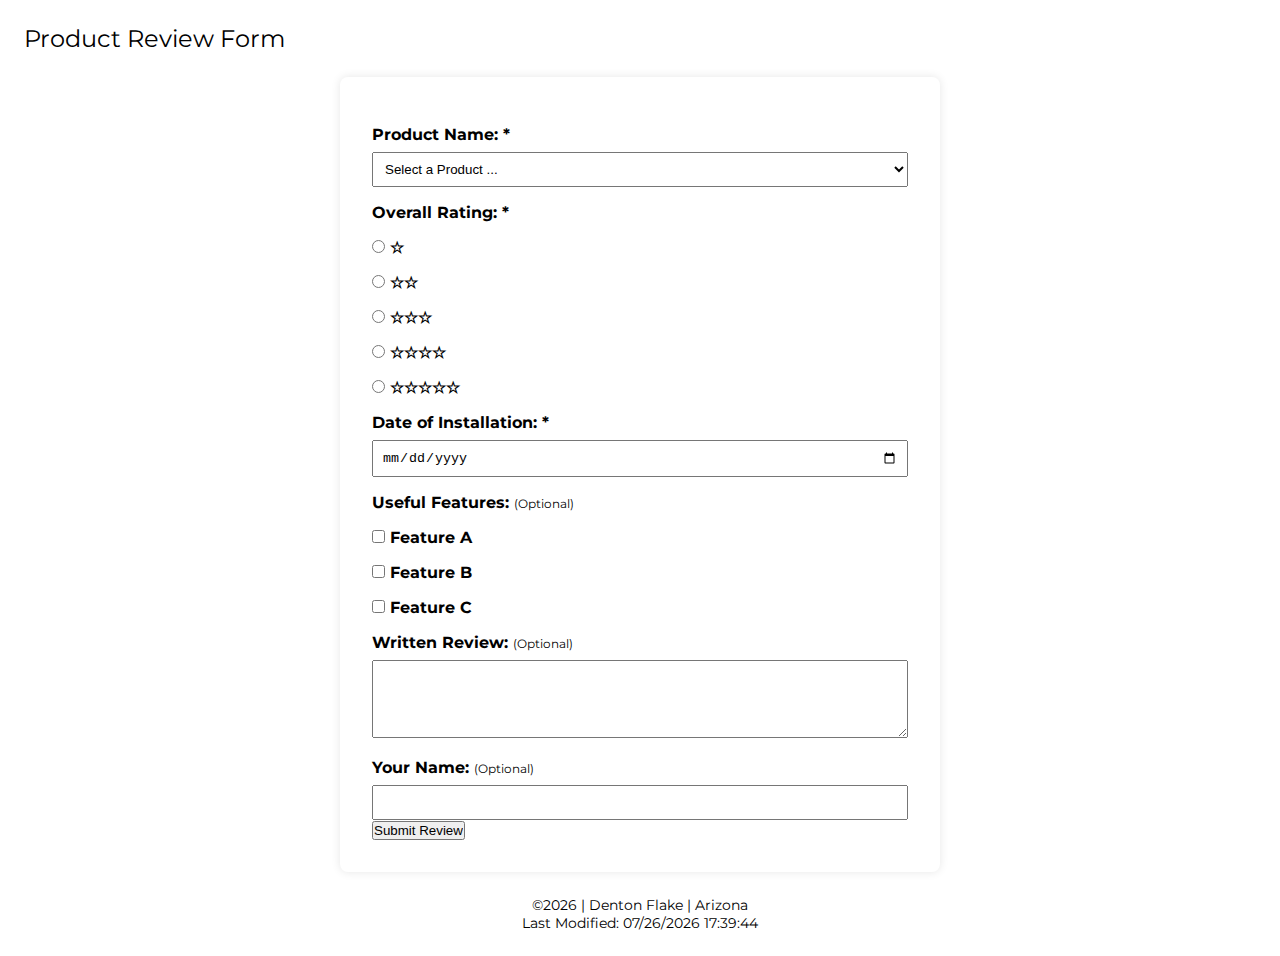
<file: form.html>
<!DOCTYPE html>
<html lang="en">

<head>
    <meta charset="UTF-8" />
    <meta name="viewport" content="width=device-width, initial-scale=1.0" />

    <title>Product Review Form</title>

    <link rel="stylesheet" href="styles/form.css" />

    <link rel="preconnect" href="https://fonts.googleapis.com">
    <link rel="preconnect" href="https://fonts.gstatic.com" crossorigin>
    <link href="https://fonts.googleapis.com/css2?family=Montserrat:ital,wght@0,100..900;1,100..900&display=swap" rel="stylesheet">

    <script src="scripts/products.js" defer></script>
    <script src="./scripts/getdates.js" defer></script>
</head>

<body>

    <header>
        <h1>Product Review Form</h1>
    </header>

    <main>
        <form method="get" action="review.html">

            <label for="productName">Product Name: <span class="required">*</span></label>
            <select id="productName" name="productName" required>
                <option value="" disabled selected>Select a Product ...</option>
            </select>

            <fieldset>
                <legend>Overall Rating: <span class="required">*</span></legend>
                <label><input id="one-star" type="radio" name="rating" value="1" required /> ☆</label>
                <label><input id="two-star" type="radio" name="rating" value="2" required /> ☆☆</label>
                <label><input id="three-star" type="radio" name="rating" value="3" required /> ☆☆☆</label>
                <label><input id="four-star" type="radio" name="rating" value="4" required /> ☆☆☆☆</label>
                <label><input id="five-star" type="radio" name="rating" value="5" required /> ☆☆☆☆☆</label>
            </fieldset>

            <label for="installDate">Date of Installation: <span class="required">*</span></label>
            <input type="date" id="installDate" name="installDate" required />

            <fieldset>
                <legend>Useful Features: <span class="optional">(Optional)</span></legend>
                <label><input type="checkbox" id="feature-a" name="features" value="Feature A" /> Feature A</label>
                <label><input type="checkbox" id="feature-b" name="features" value="Feature B" /> Feature B</label>
                <label><input type="checkbox" id="feature-c" name="features" value="Feature C" /> Feature C</label>
            </fieldset>

            <label for="review">Written Review: <span class="optional">(Optional)</span></label>
            <textarea id="review" name="review" rows="4" cols="50"></textarea>

            <label for="userName">Your Name: <span class="optional">(Optional)</span></label>
            <input type="text" id="userName" name="userName" />

            <input type="submit" value="Submit Review" />
        </form>
    </main>

    <footer>
        <p>&copy;<span id="currentyear"></span> | Denton Flake | Arizona</p>
        <p id="lastModified"></p>
    </footer>
</body>

</html>
</file>
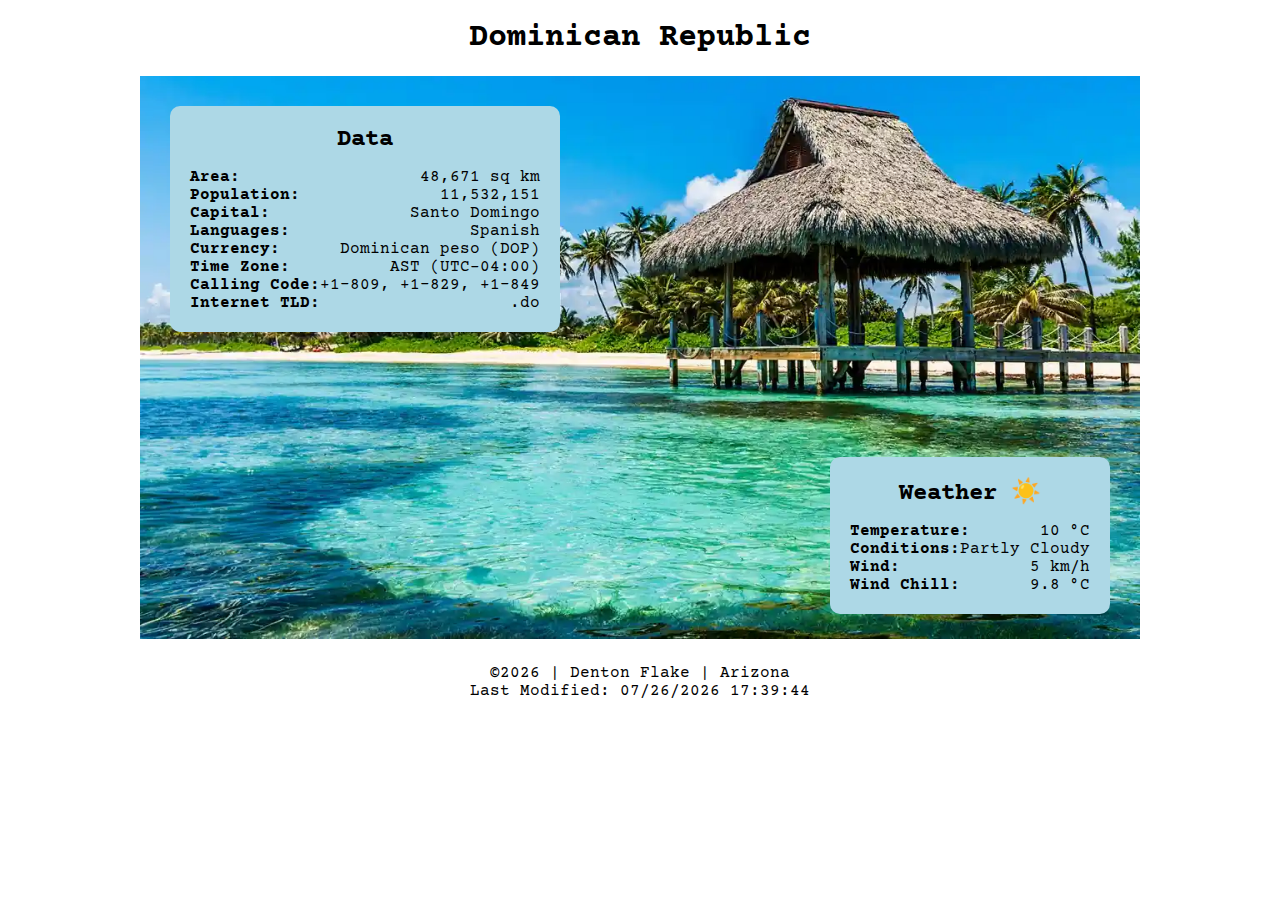
<file: place.html>
<!DOCTYPE html>
<html lang="en">

<head>
    <meta charset="UTF-8">
    <meta name="viewport" content="width=device-width, initial-scale=1.0">

    <title></title>

    <meta name="author" content="Denton">
    <meta name="description" content="Stats about the Dominican Republic">

    <link rel="stylesheet" href="styles/place.css">

    <link rel="preconnect" href="https://fonts.googleapis.com">
    <link rel="preconnect" href="https://fonts.gstatic.com" crossorigin>
    <link href="https://fonts.googleapis.com/css2?family=Courier+Prime:ital,wght@0,400;0,700;1,400;1,700&display=swap" rel="stylesheet">

    <script src="./scripts/getdates.js" defer></script>
    <script src="./scripts/place.js" defer></script>
</head>

<body>
    <header>
        <h1>Dominican Republic</h1>
    </header>

    <main>
        <section class="hero">
            <picture>
                <source srcset="images/dr-large.webp" media="(min-width: 1000px)">
                <source srcset="images/dr-medium.webp" media="(min-width: 700px)">
                <img src="images/dr-small.webp" alt="Dominican Republic" width="400">
            </picture>

            <div class="card data">
                <div class="card-header">
                    <h2>Data</h2>
                </div>
    
                <div class="stat"><span>Area: </span>48,671 sq km</div>
                <div class="stat"><span>Population: </span>11,532,151</div>
                <div class="stat"><span>Capital: </span>Santo Domingo</div>
                <div class="stat"><span>Languages: </span>Spanish</div>
                <div class="stat"><span>Currency: </span>Dominican peso (DOP)</div>
                <div class="stat"><span>Time Zone: </span>AST (UTC−04:00)</div>
                <div class="stat"><span>Calling Code: </span>+1-809, +1-829, +1-849</div>
                <div class="stat"><span>Internet TLD: </span>.do</div>
            </div>

            <div class="card weather">
                <div class="card-header">
                    <h2>Weather </h2>
                    <img src="./images/sun.svg" alt=""> 
                </div>
    
                <div class="stat"><span>Temperature:</span> 10 °C</div>
                <div class="stat"><span>Conditions:</span> Partly Cloudy</div>
                <div class="stat"><span>Wind:</span> 5 km/h</div>
                <div class="stat"><span>Wind Chill:</span> 9.8 °C</div>
            </div>
        </section>
    </main>

    <footer>
        <p>&copy;<span id="currentyear"></span> | Denton Flake | Arizona</p>
        <p id="lastModified"></p>
    </footer>
</body>

</html>
</file>
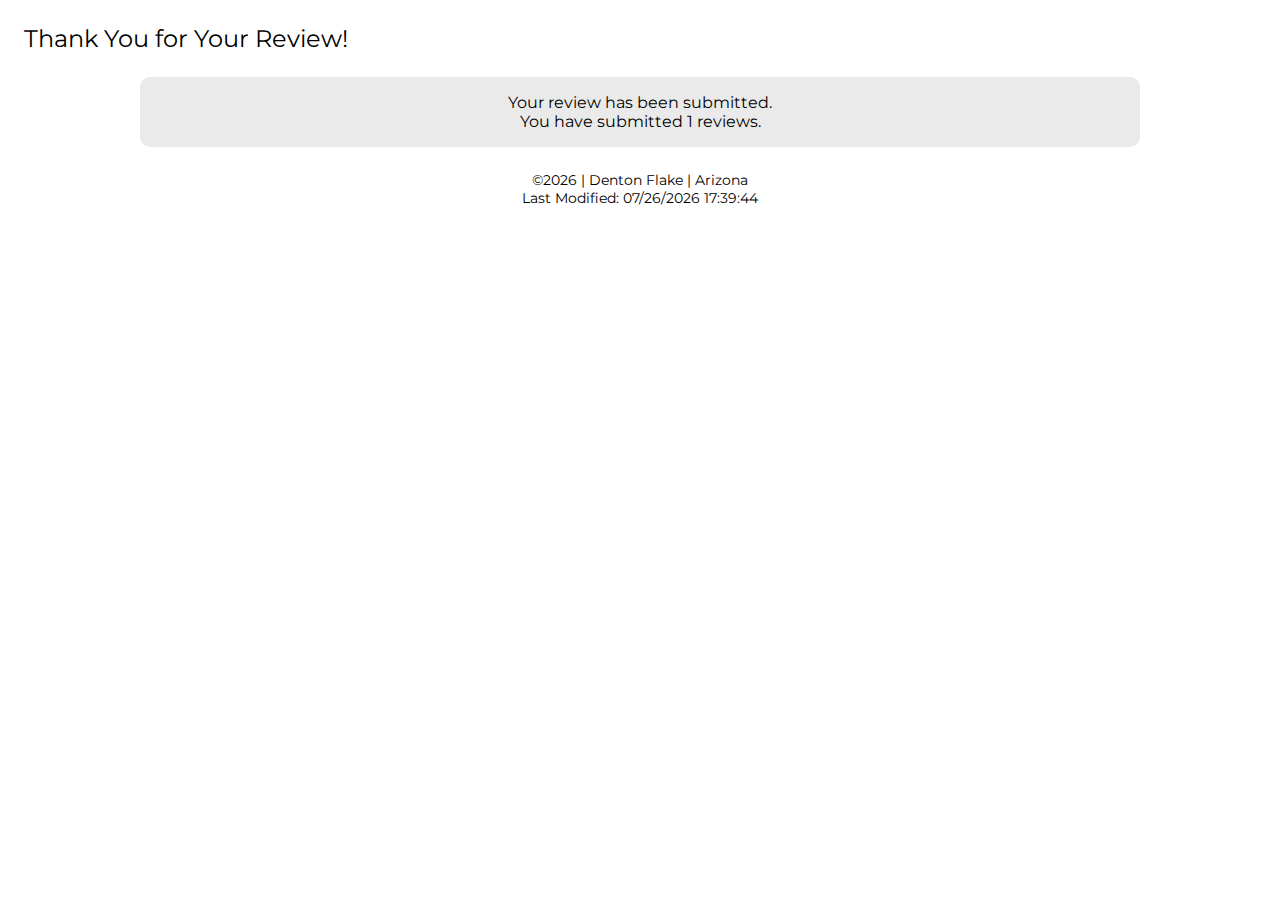
<file: review.html>
<!DOCTYPE html>
<html lang="en">

<head>
    <meta charset="UTF-8" />
    <meta name="viewport" content="width=device-width, initial-scale=1.0" />

    <title>Review Confirmation</title>

    <link rel="stylesheet" href="./styles/form.css">

    <link rel="preconnect" href="https://fonts.googleapis.com">
    <link rel="preconnect" href="https://fonts.gstatic.com" crossorigin>
    <link href="https://fonts.googleapis.com/css2?family=Montserrat:ital,wght@0,100..900;1,100..900&display=swap"
        rel="stylesheet">

    <script src="./scripts/review.js" defer></script>
    <script src="./scripts/getdates.js" defer></script>
</head>

<body>
    <header>
        <h1>Thank You for Your Review!</h1>
    </header>

    <main>
        <div class="message">
            <p>Your review has been submitted.</p>
            <p>You have submitted <span id="reviewCount">0</span> reviews.</p>
        </div>
    </main>

    <footer>
        <p>&copy;<span id="currentyear"></span> | Denton Flake | Arizona</p>
        <p id="lastModified"></p>
    </footer>
</body>

</html>
</file>
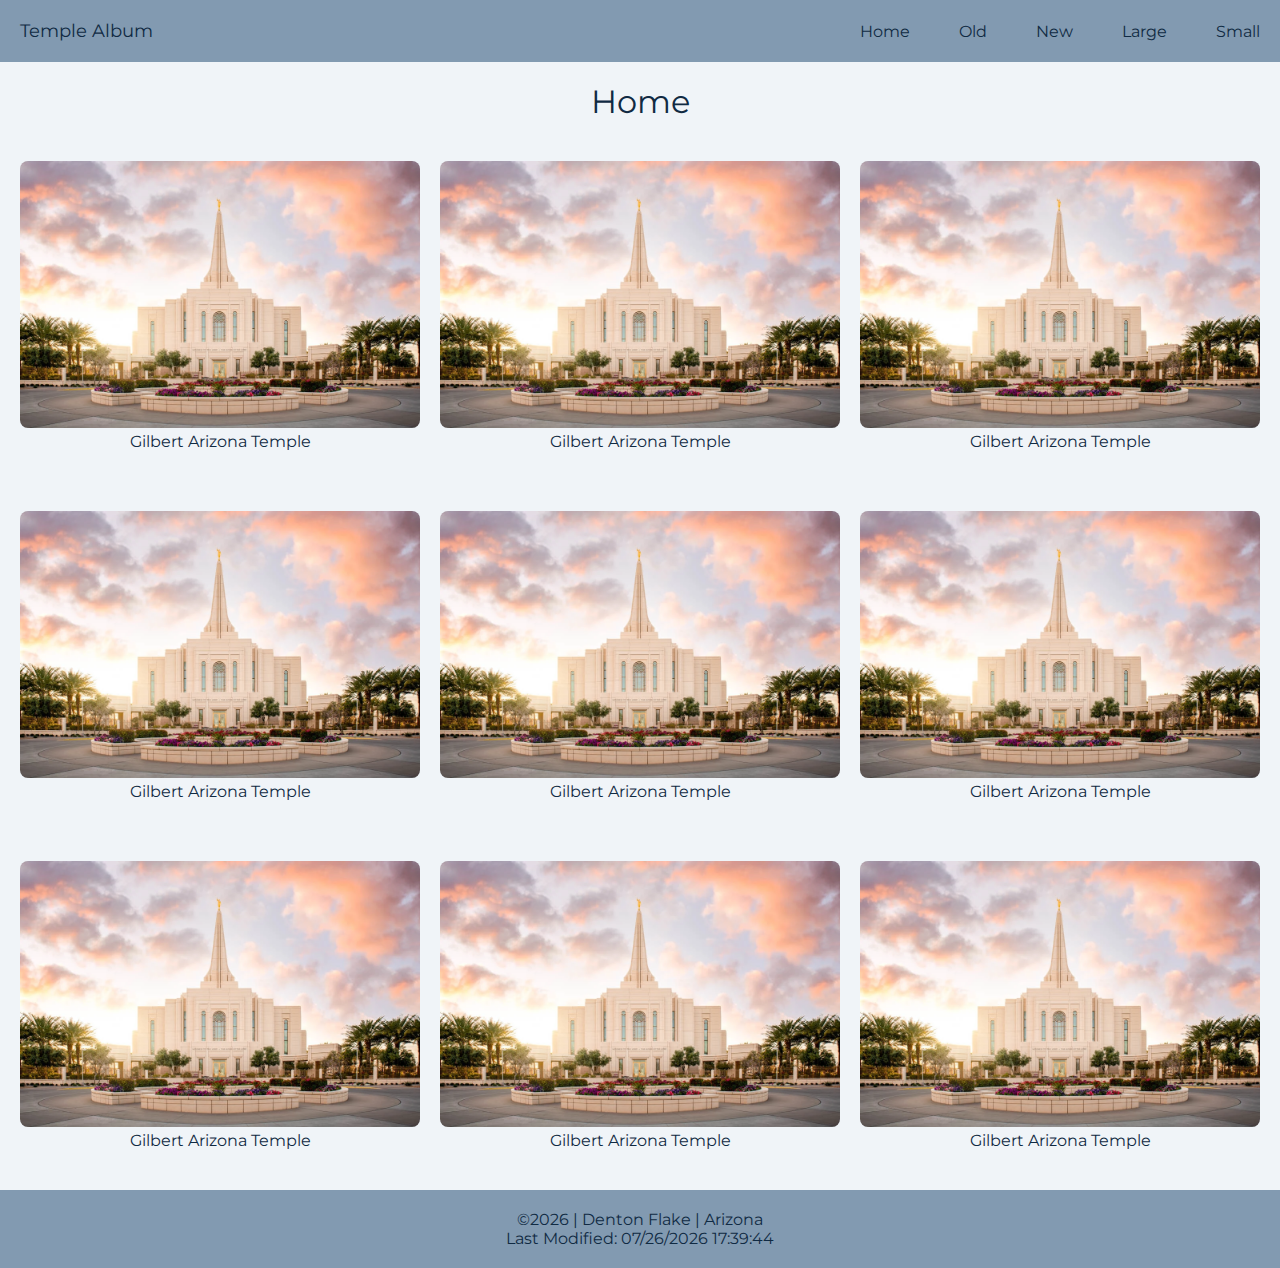
<file: temples.html>
<!DOCTYPE html>
<html lang="en">
<head>
    <meta charset="UTF-8">
    <meta name="viewport" content="width=device-width, initial-scale=1.0">

    <title>Temples</title>

    <meta name="author" content="Your Name">
    <meta name="description" content="A responsive webpage about temples.">

    <link rel="stylesheet" href="./styles/temples.css">
    <link rel="stylesheet" href="./styles/temples.large.css">

    <link rel="preconnect" href="https://fonts.googleapis.com">
    <link rel="preconnect" href="https://fonts.gstatic.com" crossorigin>
    <link href="https://fonts.googleapis.com/css2?family=Montserrat:ital,wght@0,100..900;1,100..900&family=Permanent+Marker&family=Roboto:ital,wght@0,100..900;1,100..900&display=swap" rel="stylesheet">

    <script src="./scripts/temples.js" defer></script>
    <script src="./scripts/getdates.js" defer></script>
</head>
<body>
    <header>
        <p id="title">Temple Album</p>
        <button id="menu"></button>
        <nav>
            <ul class="navigation">
                <li><a href="">Home</a></li>
                <li><a href="">Old</a></li>
                <li><a href="">New</a></li>
                <li><a href="">Large</a></li>
                <li><a href="">Small</a></li>
            </ul>
        </nav>
    </header>

    <main>
        <h1>Home</h1>
        <figure>
            <img src="./images/temple.webp" alt="">
            <figcaption>Gilbert Arizona Temple</figcaption>
        </figure>

        <figure>
            <img src="./images/temple.webp" alt="">
            <figcaption>Gilbert Arizona Temple</figcaption>
        </figure>

        <figure>
            <img src="./images/temple.webp" alt="">
            <figcaption>Gilbert Arizona Temple</figcaption>
        </figure>

        <figure>
            <img src="./images/temple.webp" alt="">
            <figcaption>Gilbert Arizona Temple</figcaption>
        </figure>

        <figure>
            <img src="./images/temple.webp" alt="">
            <figcaption>Gilbert Arizona Temple</figcaption>
        </figure>

        <figure>
            <img src="./images/temple.webp" alt="">
            <figcaption>Gilbert Arizona Temple</figcaption>
        </figure>

        <figure>
            <img src="./images/temple.webp" alt="">
            <figcaption>Gilbert Arizona Temple</figcaption>
        </figure>

        <figure>
            <img src="./images/temple.webp" alt="">
            <figcaption>Gilbert Arizona Temple</figcaption>
        </figure>

        <figure>
            <img src="./images/temple.webp" alt="">
            <figcaption>Gilbert Arizona Temple</figcaption>
        </figure>
    </main>

    <footer>
        <p>&copy;<span id="currentyear"></span> | Denton Flake | Arizona</p>
        <p id="lastModified"></p>
    </footer>
</body>
</html>
</file>
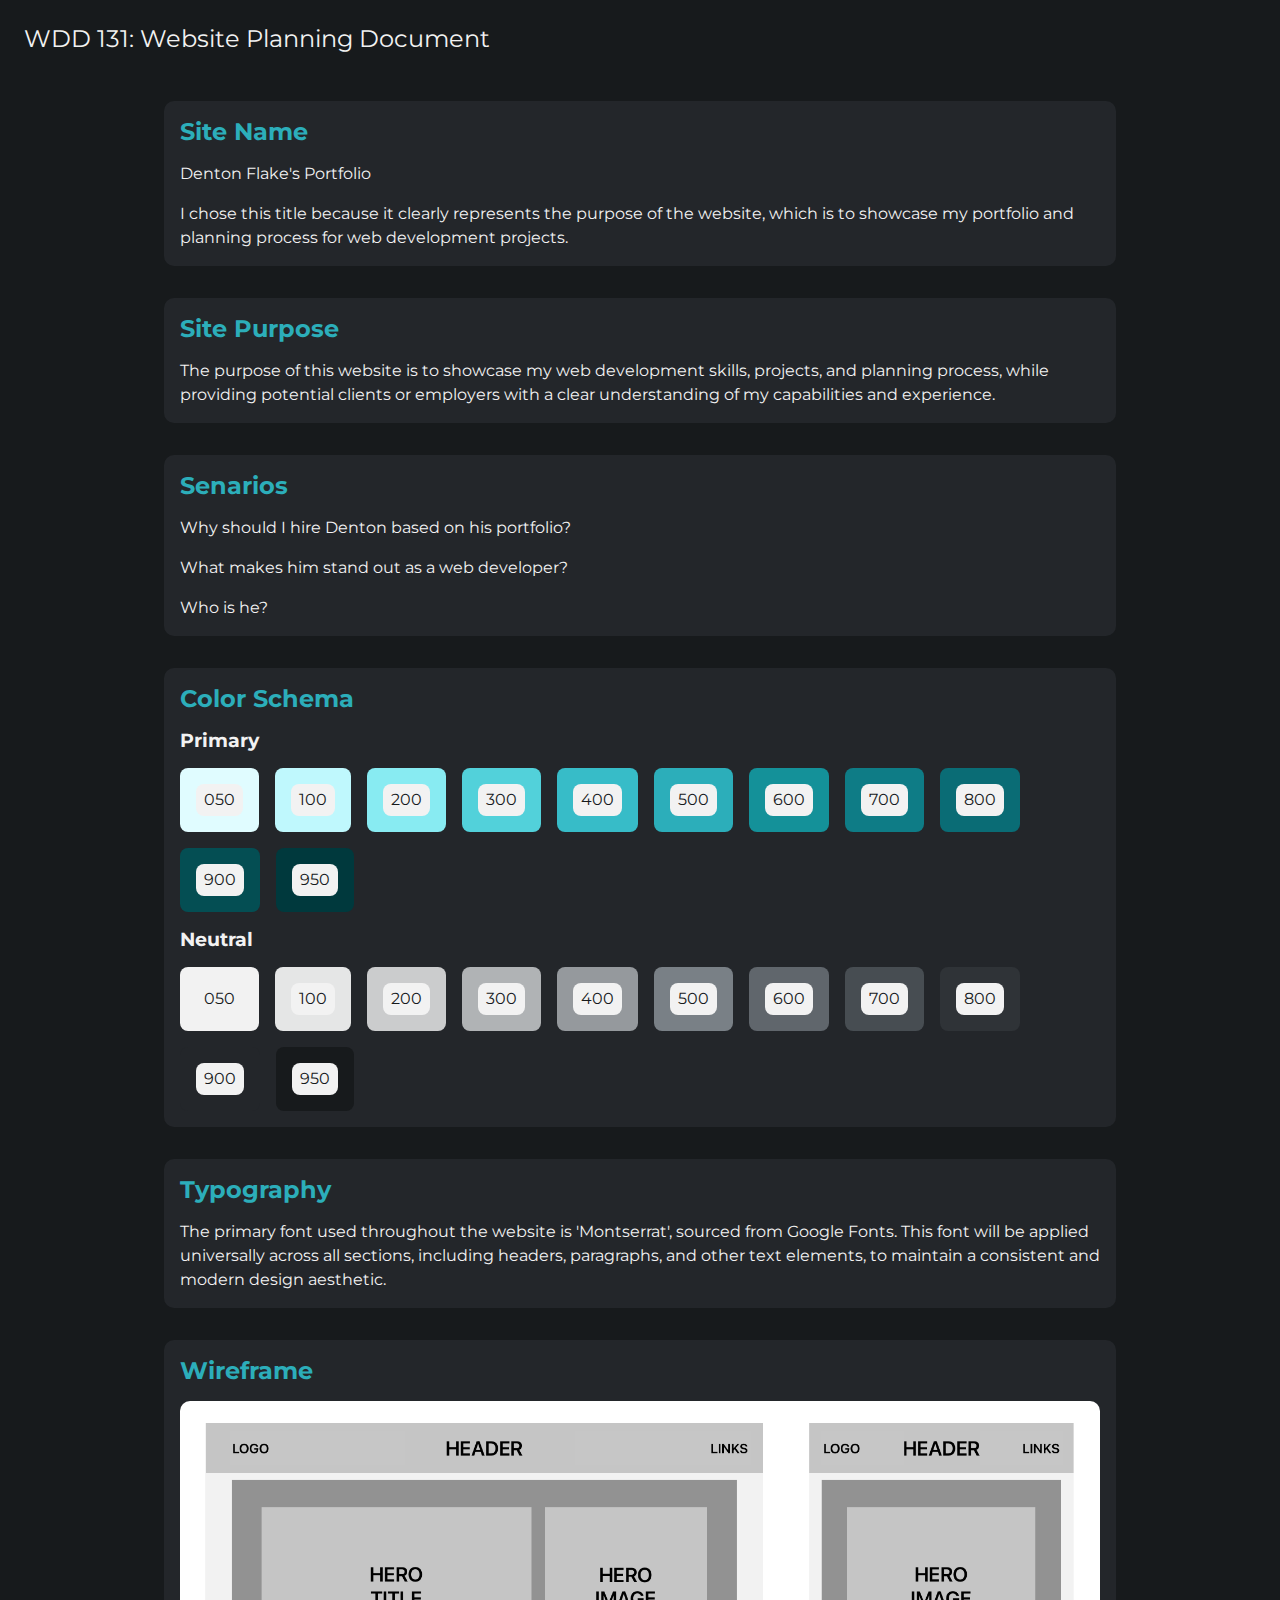
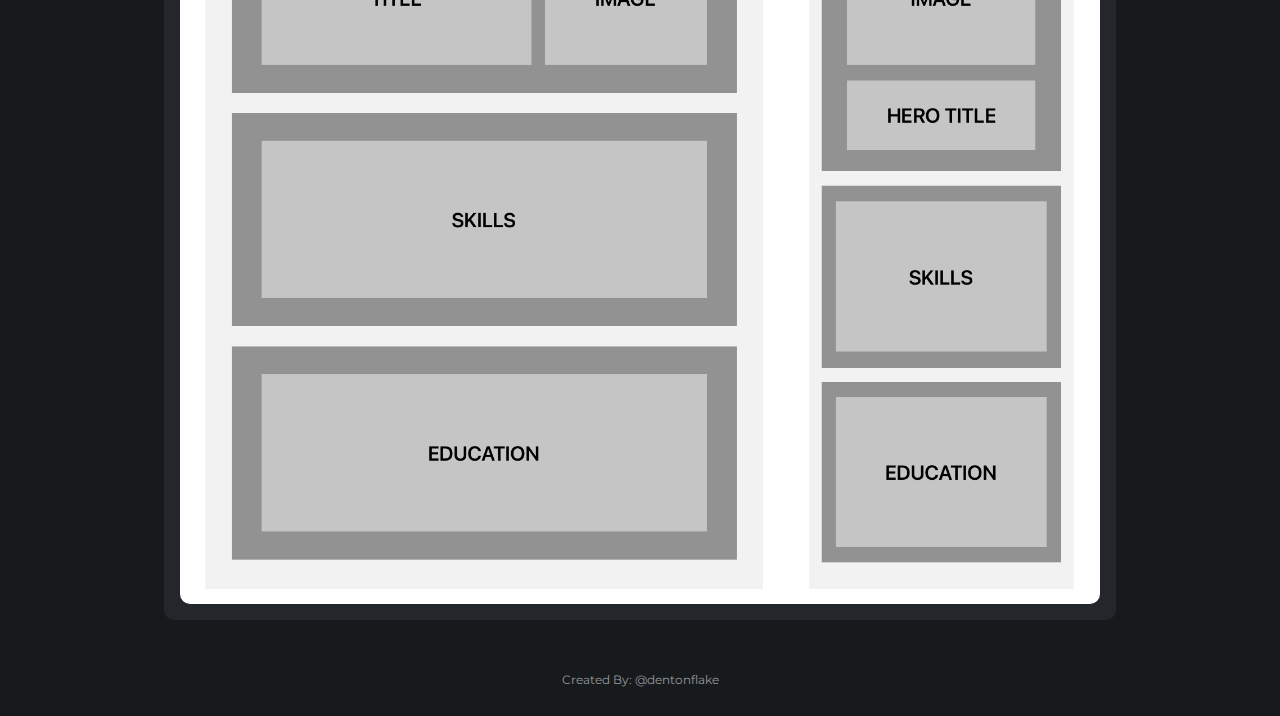
<file: project/siteplan.html>
<!DOCTYPE html>
<html lang="en">

<head>
    <meta charset="UTF-8">
    <meta name="viewport" content="width=device-width, initial-scale=1.0">

    <title>Denton Flake Portfolio - Website Planning Document</title>

    <meta name="author" content="Denton Flake">
    <meta name="description" content="Website planning document for Denton Flake's portfolio.">

    <link rel="stylesheet" href="./styles/siteplan.css">

    <link rel="preconnect" href="https://fonts.googleapis.com">
    <link rel="preconnect" href="https://fonts.gstatic.com" crossorigin>
    <link href="https://fonts.googleapis.com/css2?family=Montserrat:ital,wght@0,100..900;1,100..900&display=swap" rel="stylesheet">
</head>

<body>

    <header>
        <h1>WDD 131: Website Planning Document</h1>
    </header>

    <main>
        <section class="site-name">
            <h2>Site Name</h2>
            <div>
                <p>Denton Flake's Portfolio</p>
                <p>I chose this title because it clearly represents the purpose of the website, which is to showcase my
                    portfolio and planning process for web development projects.</p>
            </div>
        </section>

        <section class="site-purpose">
            <h2>Site Purpose</h2>
            <div>
                <p>The purpose of this website is to showcase my web development skills, projects, and planning process,
                    while providing potential clients or employers with a clear understanding of my capabilities and
                    experience.</p>
            </div>
        </section>

        <section class="senarios">
            <h2>Senarios</h2>
            <div>
                <p>Why should I hire Denton based on his portfolio?</p>
                <p>What makes him stand out as a web developer?</p>
                <p>Who is he?</p>
            </div>
        </section>

        <section class="color-schema">
            <h2>Color Schema</h2>
            <div>
                <h3>Primary</h3>
                <div>
                    <div class="color-primary-050"><p>050</p></div>
                    <div class="color-primary-100"><p>100</p></div>
                    <div class="color-primary-200"><p>200</p></div>
                    <div class="color-primary-300"><p>300</p></div>
                    <div class="color-primary-400"><p>400</p></div>
                    <div class="color-primary-500"><p>500</p></div>
                    <div class="color-primary-600"><p>600</p></div>
                    <div class="color-primary-700"><p>700</p></div>
                    <div class="color-primary-800"><p>800</p></div>
                    <div class="color-primary-900"><p>900</p></div>
                    <div class="color-primary-950"><p>950</p></div>
                </div>

                <h3>Neutral</h3>
                <div>
                    <div class="color-neutral-050"><p>050</p></div>
                    <div class="color-neutral-100"><p>100</p></div>
                    <div class="color-neutral-200"><p>200</p></div>
                    <div class="color-neutral-300"><p>300</p></div>
                    <div class="color-neutral-400"><p>400</p></div>
                    <div class="color-neutral-500"><p>500</p></div>
                    <div class="color-neutral-600"><p>600</p></div>
                    <div class="color-neutral-700"><p>700</p></div>
                    <div class="color-neutral-800"><p>800</p></div>
                    <div class="color-neutral-900"><p>900</p></div>
                    <div class="color-neutral-950"><p>950</p></div>
                </div>
            </div>
        </section>

        <section class="typography">
            <h2>Typography</h2>
            <div>
                <p>The primary font used throughout the website is 'Montserrat', sourced from Google Fonts. This font will be applied universally across all sections, including headers, paragraphs, and other text elements, to maintain a consistent and modern design aesthetic.</p>
            </div>
        </section>

        <section class="wireframe">
            <h2>Wireframe</h2>
            <div>
                <img src="../images/wireframes.png" alt="">
            </div>
        </section>
    </main>

    <footer>
        <p>Created By: @dentonflake</p>
    </footer>

</body>

</html>
</file>
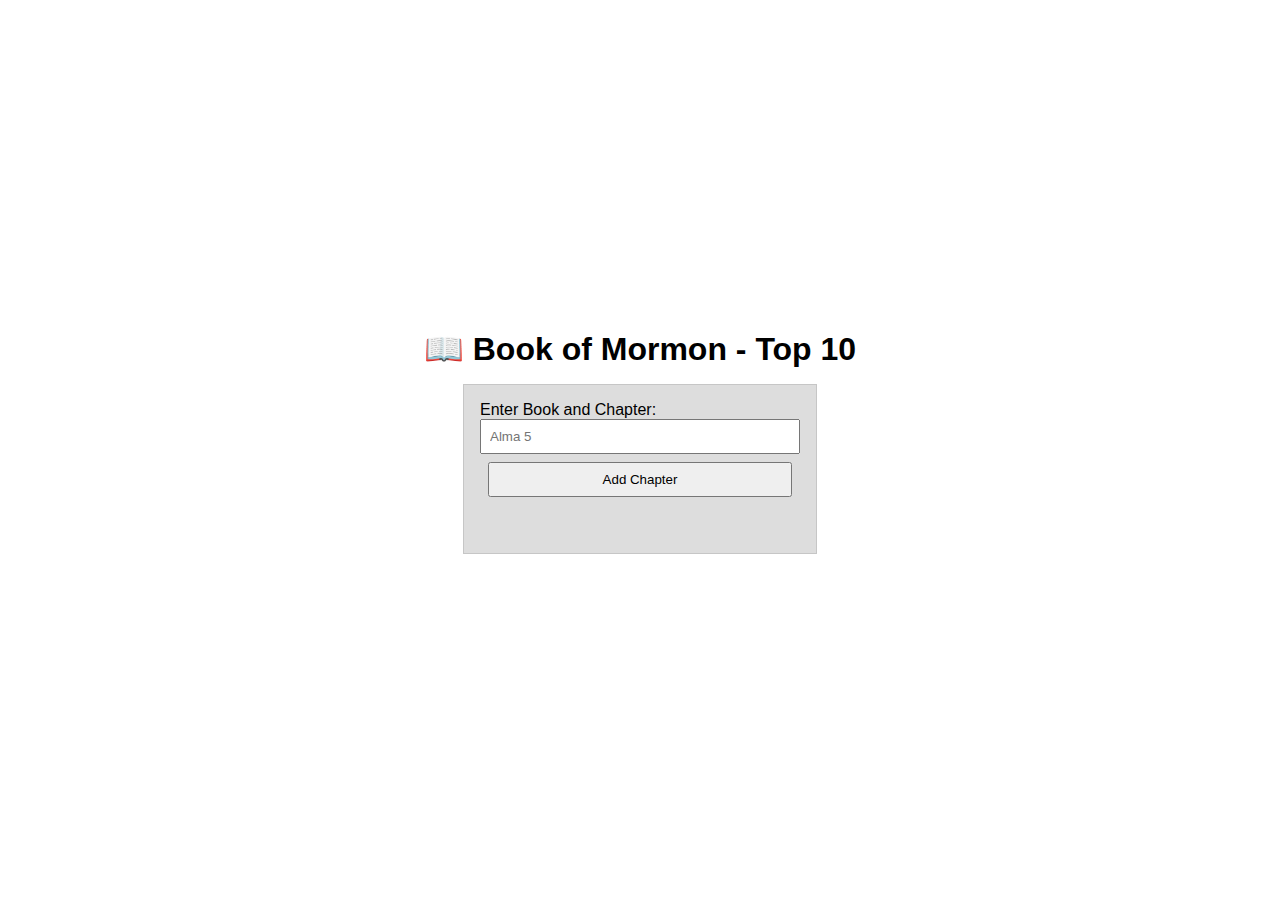
<file: week02/bom.html>
<!DOCTYPE html>
<html lang="en">

<head>
    <meta charset="UTF-8">
    <meta name="viewport" content="width=device-width, initial-scale=1.0">

    <title>Book of Mormon Top 10</title>

    <meta name="author" content="Denton Flake">
    <meta name="description" content="A app to create a list of the top 10 Book of Mormon scriptures.">

    <link rel="stylesheet" href="./styles/bom.css">
</head>

<body>
    <h1>📖 Book of Mormon - Top 10</h1>
    <main>
        <label for="favchap">Enter Book and Chapter: </label>
        <input type="text" id="favchap" placeholder="Alma 5">
        <button type="submit">Add Chapter</button>
        <ul id="list"></ul>
    </main>

    <script src="./scripts/bom.js"></script>
</body>

</html>
</file>
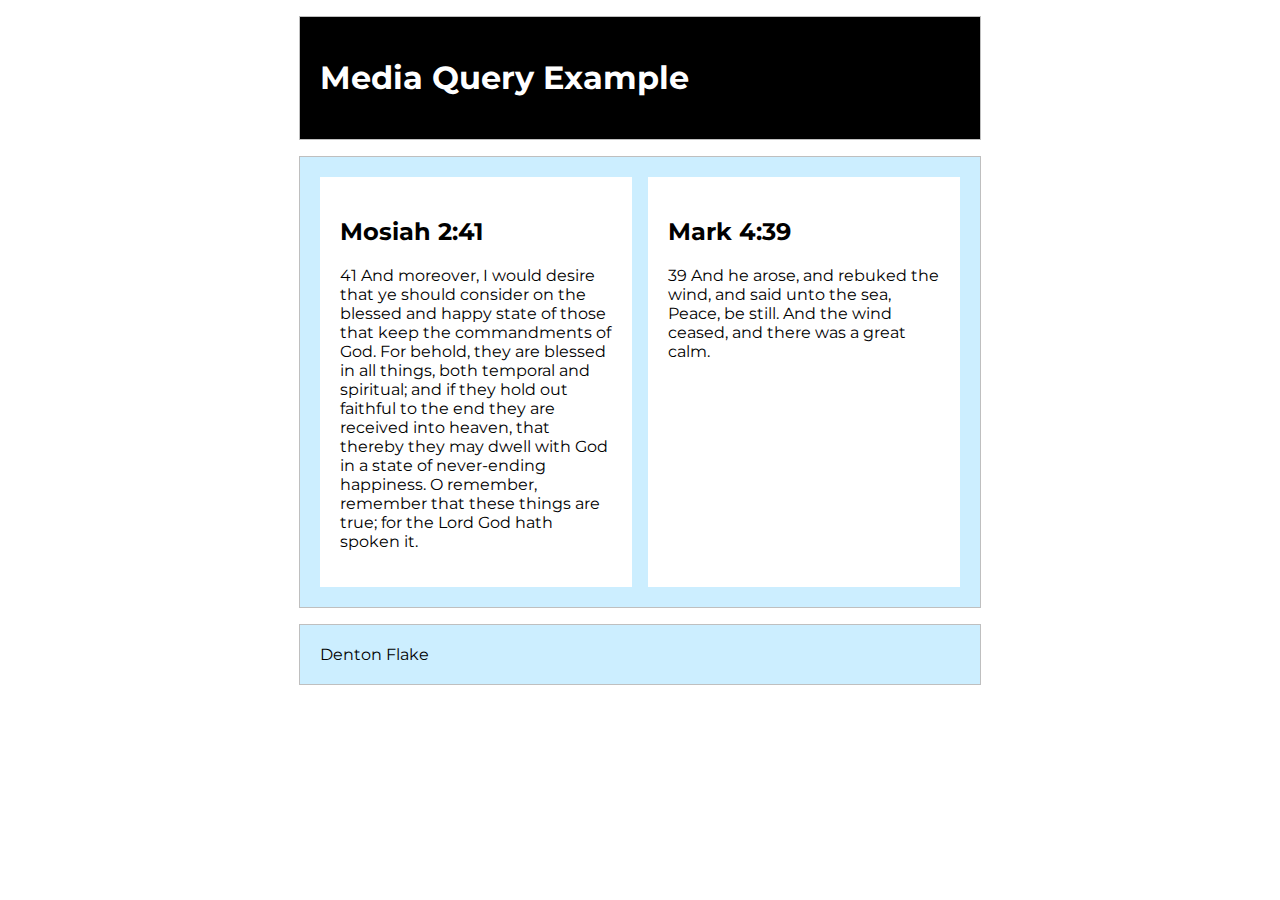
<file: week02/media-query.html>
<!DOCTYPE html>
<html lang="en">

<head>
    <meta charset="UTF-8">
    <meta name="viewport" content="width=device-width, initial-scale=1.0">

    <title>Media Query</title>

    <meta name="author" content="Denton Flake">
    <meta name="description" content="A demonstration of media queries in HTML and CSS.">

    <link rel="preconnect" href="https://fonts.googleapis.com">
    <link rel="preconnect" href="https://fonts.gstatic.com" crossorigin>
    <link
        href="https://fonts.googleapis.com/css2?family=Montserrat:ital,wght@0,100..900;1,100..900&family=Permanent+Marker&family=Roboto:ital,wght@0,100..900;1,100..900&display=swap"
        rel="stylesheet">

    <link rel="stylesheet" href="./styles/media-query.css">
    <link rel="stylesheet" href="./styles/media-query-large.css">
</head>

<body>
    <header>
        <h1>Media Query Example</h1>
    </header>

    <main>
        <section>
            <h2>Mosiah 2:41</h2>
            <p>41 And moreover, I would desire that ye should consider on the blessed and happy state of those that keep
                the commandments of God. For behold, they are blessed in all things, both temporal and spiritual; and if
                they hold out faithful to the end they are received into heaven, that thereby they may dwell with God in
                a state of never-ending happiness. O remember, remember that these things are true; for the Lord God
                hath spoken it.</p>
        </section>

        <section>
            <h2>Mark 4:39</h2>
            <p>39 And he arose, and rebuked the wind, and said unto the sea, Peace, be still. And the wind ceased, and
                there was a great calm.</p>
        </section>
    </main>

    <footer>
        Denton Flake
    </footer>
</body>

</html>
</file>
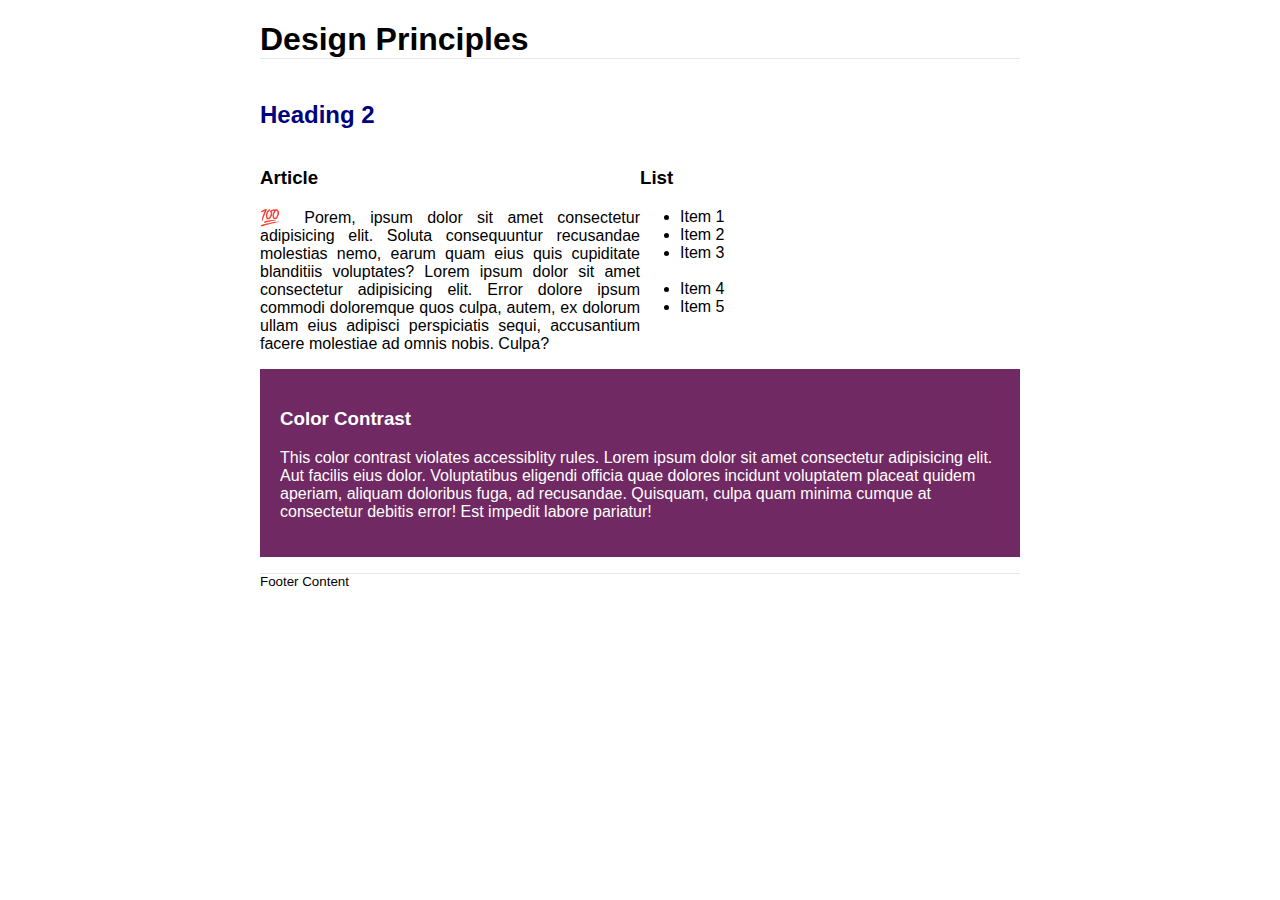
<file: week03/design.html>
<!DOCTYPE html>
<html lang="en">

<head>
    <meta charset="UTF-8">
    <meta name="viewport" content="width=device-width, initial-scale=1.0">

    <title>Document</title>

    <meta name="author" content="Denton Flake">
    <meta name="description" content="A brief description of the document.">

    <link rel="stylesheet" href="./styles/design.css">
</head>

<body>
    <header>
        <div class="banner"></div>

        <h1>Design Principles</h1>
    </header>

    <main>
        <h2>Heading 2</h2>

        <section>
            <h3>Article</h3>

            <article>
                <p>💯 Porem, ipsum dolor sit amet consectetur adipisicing elit. Soluta consequuntur recusandae molestias
                    nemo, earum quam eius quis cupiditate blanditiis voluptates? Lorem ipsum dolor sit amet consectetur
                    adipisicing elit. Error dolore ipsum commodi doloremque quos culpa, autem, ex dolorum ullam eius
                    adipisci perspiciatis sequi, accusantium facere molestiae ad omnis nobis. Culpa?</p>
            </article>
        </section>

        <section>
            <h3>List</h3>

            <ul>
                <li>Item 1</li>
                <li>Item 2</li>
                <li>Item 3<br><br></li>
                <li>Item 4</li>
                <li>Item 5</li>
            </ul>
        </section>

        <div class="callout">
            <h3>Color Contrast</h3>

            <p>This color contrast violates accessiblity rules. Lorem ipsum dolor sit amet consectetur adipisicing elit.
                Aut facilis eius dolor. Voluptatibus eligendi officia quae dolores incidunt voluptatem placeat quidem
                aperiam, aliquam doloribus fuga, ad recusandae. Quisquam, culpa quam minima cumque at consectetur
                debitis error! Est impedit labore pariatur!</p>
        </div>
    </main>

    <footer>
        Footer Content
    </footer>
</body>

</html>
</file>
<file: styles/form.css>
* {
    margin: 0;
    padding: 0;

    box-sizing: border-box;
}

body {
    font-family: "Montserrat", sans-serif;
    font-weight: 400;
    font-style: normal;
}

header {
    padding: 1.5rem;
}

h1 {
    font-size: 1.5rem;
    font-weight: 400;
}

main {
    max-width: 1000px;
    margin-inline: auto;
}

form {
    max-width: 600px;
    margin-inline: auto;
    padding: 2em;
    border-radius: 8px;
    box-shadow: 0 0 10px rgba(0, 0, 0, 0.1);
}

label,
legend,
fieldset {
    display: block;
    margin-top: 1rem;
    font-weight: bold;
    border: none;
}

input[type="text"],
input[type="date"],
select,
textarea {
    width: 100%;
    padding: 0.5rem;
    margin-top: 0.5rem;
    box-sizing: border-box;
}

button {
    margin-top: 1rem;
    padding: 0.75rem 1.5rem;
    background-color: #2d89ec;
    border: none;
    border-radius: 4px;
    cursor: pointer;
}

button:hover {
    background-color: #1c73d0;
}

.optional {
    font-size: 0.75rem;
    font-weight: 400;
}

.message {
    background-color: rgb(234, 234, 234);
    padding: 1rem;
    text-align: center;
    border-radius: 10px;
}

footer {
    text-align: center;
    padding: 1.5rem;
    font-size: 0.9rem;
}
</file>
<file: styles/place.css>
:root {
    --space-3: 15px;
    --space-5: 20px;
}

* {
    margin: 0;
    padding: 0;

    box-sizing: border-box;
}

body {
    font-family: "Courier Prime", monospace;
    font-weight: 400;
    font-style: normal;
}

header {
    padding: 20px;
}

h1 {
    text-align: center;
}

main {
    max-width: 1000px;
    width: 100%;

    margin-inline: auto;
}

.hero {
    display: flex;
    flex-direction: column;

    position: relative;
}

img {
    width: 100%;
}

.card {
    padding: var(--space-5);
    background-color: lightblue;
    border-radius: 10px;

    margin: var(--space-5);
}

.card-header {
    display: flex;
    align-items: center;
    flex-direction: column;
    margin-bottom: var(--space-3);
    text-align: center;
    gap: 10px;
}

.card-header img {
    width: 50px;
}

.card .stat {
    display: flex;
    justify-content: space-between;
}

.card .stat span {
    font-weight: 600;
}

footer {
    padding: var(--space-5);
    text-align: center;
}

@media screen and (min-width: 700px) {
    .card {
        position: absolute;
    }

    .data {
        top: 10px;
        left: 10px;
    }

    .weather {
        bottom: 10px;
        right: 10px;
    }

    .weather .card-header h2::after {
        content: "☀️";
    }

    .card-header img {
        display: none;
    }
}
</file>
<file: styles/temples.css>
:root {

    /* Primary */
    --cyan-050: #E0FCFF;
    --cyan-100: #BEF8FD;
    --cyan-200: #87EAF2;
    --cyan-300: #54D1DB;
    --cyan-400: #38BEC9;
    --cyan-500: #2CB1BC;
    --cyan-600: #14919B;
    --cyan-700: #0E7C86;
    --cyan-800: #0A6C74;
    --cyan-900: #044E54;

    /* Neutrals */
    --grey-050: #F0F4F8;
    --grey-100: #D9E2EC;
    --grey-200: #BCCCDC;
    --grey-300: #9FB3C8;
    --grey-400: #829AB1;
    --grey-500: #627D98;
    --grey-600: #486581;
    --grey-700: #334E68;
    --grey-800: #243B53;
    --grey-900: #102A43;

    /* Supporting */
    --indigo-050: #E0E8F9;
    --indigo-100: #BED0F7;
    --indigo-200: #98AEEB;
    --indigo-300: #7B93DB;
    --indigo-400: #647ACB;
    --indigo-500: #4C63B6;
    --indigo-600: #4055A8;
    --indigo-700: #35469C;
    --indigo-800: #2D3A8C;
    --indigo-900: #19216C;

    --pink-050: #FFE0F0;
    --pink-100: #FAB8D9;
    --pink-200: #F191C1;
    --pink-300: #E668A7;
    --pink-400: #DA4A91;
    --pink-500: #C42D78;
    --pink-600: #AD2167;
    --pink-700: #9B1B5A;
    --pink-800: #781244;
    --pink-900: #5C0B33;

    --red-050: #FFEEEE;
    --red-100: #FACDCD;
    --red-200: #F29B9B;
    --red-300: #E66A6A;
    --red-400: #D64545;
    --red-500: #BA2525;
    --red-600: #A61B1B;
    --red-700: #911111;
    --red-800: #780A0A;
    --red-900: #610404;

    --yellow-050: #FFFAEB;
    --yellow-100: #FCEFC7;
    --yellow-200: #F8E3A3;
    --yellow-300: #F9DA8B;
    --yellow-400: #F7D070;
    --yellow-500: #E9B949;
    --yellow-600: #C99A2E;
    --yellow-700: #A27C1A;
    --yellow-800: #7C5E10;
    --yellow-900: #513C06;

    /* Font Sizes */
    --font-12: 12px;
    --font-14: 14px;
    --font-16: 16px;
    --font-18: 18px;
    --font-20: 20px;
    --font-24: 24px;
    --font-32: 32px;
    --font-48: 48px;
}

* {
    margin: 0;
    padding: 0;
    box-sizing: border-box;

    font-family: "Montserrat", sans-serif;
    font-weight: 400;
    font-style: normal;
}

body {
    background-color: var(--grey-050);
    color: var(--grey-900);
    font-size: var(--font-16);

    display: flex;
    align-items: center;
    flex-direction: column;
}

header {
    width: 100%;
    
    display: flex;
    justify-content: space-between;
    align-items: center;

    padding: 20px;

    background-color: var(--grey-400);
}

#title {
    font-size: var(--font-18);
}

#menu {
	font-size: var(--font-24);
	border: 0;
	background: none;
	color: #000;
}

#menu::before {
	content: "☰";
}

#menu.open::before {
	content: "X";
}

nav {
    max-width: 400px;
    width: 100%;
    display: none;
}

.navigation {
	display: flex;
	justify-content: space-between;
	flex-direction: column;
	list-style: none;
}

.navigation a {
	text-align: center;
	text-decoration: none;
    color: var(--grey-900)
}

.navigation a:hover {
    transition: 0.2s;
    color: var(--grey-600);
}

.open {
	display: block;
}

main {
    display: grid;
    grid-template-columns: 1fr;

    text-align: center;

    padding: 20px;
}

main figure {
    margin: 20px 0;
}

main figure img {
    width: 100%;
    border-radius: 8px;
}

footer {
    width: 100%;
    padding: 20px;
    background-color: var(--grey-400);
    text-align: center;
}
</file>
<file: styles/temples.large.css>
@media (min-width: 37.5em) {

	#menu {
		display: none;
	}

    nav {
        display: block;
    }

	.navigation {
		flex-direction: row;
	}

    main {
        grid-template-columns: 1fr 1fr 1fr;
        gap: 20px;
    }

    main h1 {
        grid-column: 1 / 4;
    }
}
</file>
<file: project/styles/siteplan.css>
:root {
    /* Primary Colors */
    --color-primary-050: hsl(186, 100%, 94%);
    --color-primary-100: hsl(185, 94%, 87%);
    --color-primary-200: hsl(184, 80%, 74%);
    --color-primary-300: hsl(184, 65%, 59%);
    --color-primary-400: hsl(185, 57%, 50%);
    --color-primary-500: hsl(185, 62%, 45%);
    --color-primary-600: hsl(184, 77%, 34%);
    --color-primary-700: hsl(185, 81%, 29%);
    --color-primary-800: hsl(185, 84%, 25%);
    --color-primary-900: hsl(184, 91%, 17%);
    --color-primary-950: hsl(184, 100%, 12%);

    /* Neutral Colors */
    --color-neutral-050: hsl(210, 1%, 95%);
    --color-neutral-100: hsl(210, 1%, 90%);
    --color-neutral-200: hsl(210, 2%, 80%);
    --color-neutral-300: hsl(210, 3%, 70%);
    --color-neutral-400: hsl(210, 4%, 60%);
    --color-neutral-500: hsl(210, 5%, 50%);
    --color-neutral-600: hsl(210, 6%, 40%);
    --color-neutral-700: hsl(210, 7%, 30%);
    --color-neutral-800: hsl(210, 8%, 20%);
    --color-neutral-900: hsl(210, 9%, 15%);
    --color-neutral-950: hsl(210, 10%, 10%);
}

* {
    margin: 0;
    padding: 0;

    box-sizing: border-box;
}

body {
    font-family: "Montserrat", sans-serif;
    font-optical-sizing: auto;
    font-weight: 400;
    font-style: normal;

    background-color: var(--color-neutral-950);
    color: var(--color-neutral-050);
}

header, footer {
    padding: 1.5rem;
}

h1 {
    font-size: 1.5rem;
    font-weight: 400;
}

h2 {
    color: var(--color-primary-500);
}

p {
    line-height: 1.5rem;
}

main {
    width: 100%;
    max-width: 1000px;

    margin-inline: auto;

    display: grid;

    gap: 2rem;

    padding: 1.5rem;
}

section {
    background-color: var(--color-neutral-900);
    padding: 1rem;
    border-radius: 10px;

    display: grid;
    gap: 1rem;
}

section div {
    display: grid;
    gap: 1rem;
}

section div div {
    display: flex;
    gap: 1rem;
    flex-wrap: wrap;
}

section div div div {
    padding: 1rem;
    background-color: red;

    border-radius: 8px;

    display: flex;
    justify-content: center;
    align-items: center;
}

section div div div p {
    background-color: var(--color-neutral-050);
    border-radius: 8px;
    padding: 0.25rem 0.5rem;
    color: var(--color-neutral-950);
}

.color-primary-050 {
    background-color: var(--color-primary-050);
}

.color-primary-100 {
    background-color: var(--color-primary-100);
}

.color-primary-200 {
    background-color: var(--color-primary-200);
}

.color-primary-300 {
    background-color: var(--color-primary-300);
}

.color-primary-400 {
    background-color: var(--color-primary-400);
}

.color-primary-500 {
    background-color: var(--color-primary-500);
}

.color-primary-600 {
    background-color: var(--color-primary-600);
}

.color-primary-700 {
    background-color: var(--color-primary-700);
}

.color-primary-800 {
    background-color: var(--color-primary-800);
}

.color-primary-900 {
    background-color: var(--color-primary-900);
}

.color-primary-950 {
    background-color: var(--color-primary-950);
}

.color-neutral-050 {
    background-color: var(--color-neutral-050);
}

.color-neutral-100 {
    background-color: var(--color-neutral-100);
}

.color-neutral-200 {
    background-color: var(--color-neutral-200);
}

.color-neutral-300 {
    background-color: var(--color-neutral-300);
}

.color-neutral-400 {
    background-color: var(--color-neutral-400);
}

.color-neutral-500 {
    background-color: var(--color-neutral-500);
}

.color-neutral-600 {
    background-color: var(--color-neutral-600);
}

.color-neutral-700 {
    background-color: var(--color-neutral-700);
}

.color-neutral-800 {
    background-color: var(--color-neutral-800);
}

.color-neutral-900 {
    background-color: var(--color-neutral-900);
}

.color-neutral-950 {
    background-color: var(--color-neutral-950);
}

img {
    width: 100%;
    border-radius: 10px;
}

footer p {
    font-size: 0.75rem;
    font-weight: 400;
    text-align: center;
    color: var(--color-neutral-400);
}
</file>
<file: week02/styles/bom.css>
* {
	margin: 0;
	padding: 0;
}

body {
	height: 100vh;
	display: flex;
	flex-direction: column;
	align-items: center;
	justify-content: center;
	font-family: Acme, Arial, sans-serif;
}

h1 {
	font-size: 1.5rem;
}

main {
	margin: 1rem auto;
	border: 1px solid rgb(0 0 0 / 0.1);
	padding: 1rem;
	background-color: #ddd;
	display: flex;
	flex-direction: column;
}

input,
button {
	padding: 0.5rem;
}

button {
	margin: 0.5rem;
}

.delete {
	width: fit-content;
}

.input {
	display: flex;
	gap: 1rem;
}

.list {
	padding: 0.5rem;
}

ul {
	margin: 1rem;
	list-style: none;
}

li {
	display: flex;
	align-items: center;
	justify-content: space-between;
}

@media only screen and (min-width: 32.5em) {
	h1 {
		font-size: 2rem;
	}

	main {
		width: 320px;
	}
}
</file>
<file: week02/styles/media-query.css>
body {
    font-family: "Montserrat", sans-serif;
}

header, main, footer {
    max-width: 640px;
    margin: 1rem auto;
    border: 1px hsl(0, 0%, 75%) solid;
    padding: 20px;
    background-color: hsl(200, 100%, 90%);
}

main {
    display: grid;
    grid-template-columns: 1fr;
    gap: 1rem;
}

section {
    background-color: hsl(0, 0%, 100%);
    padding: 20px;
}
</file>
<file: week02/styles/media-query-large.css>
@media screen and (min-width: 500px) {

    header {
        background-color: black;
        color: white;
    }

    main {
        grid-template-columns: 1fr 1fr;
    }
}
</file>
<file: week03/styles/design.css>
body {
	font-family: Roboto, helvetica, sans-serif;
}

header,
main,
footer {
	max-width: 760px;
	margin: 0 auto;
}

marquee {
	padding: 1rem;
	background-color: #eee;
}

h1 {
	border-bottom: 1px solid rgba(0, 0, 0, 0.1);
}

main {
	display: grid;
    grid-template-columns: repeat(2, 1fr);
}

h2 {
	color: navy;
	text-align: left;
    grid-column: 1 / 3;
}

article p {
	text-align: justify;
}

.callout {
	color: #fff;
	background-color: #702963;
    padding: 20px;
    grid-column: 1 / 3;
}

footer {
	margin-top: 1rem;
	border-top: 1px solid rgba(0, 0, 0, 0.1);
	font-size: smaller;
	text-align: left;
}
</file>
